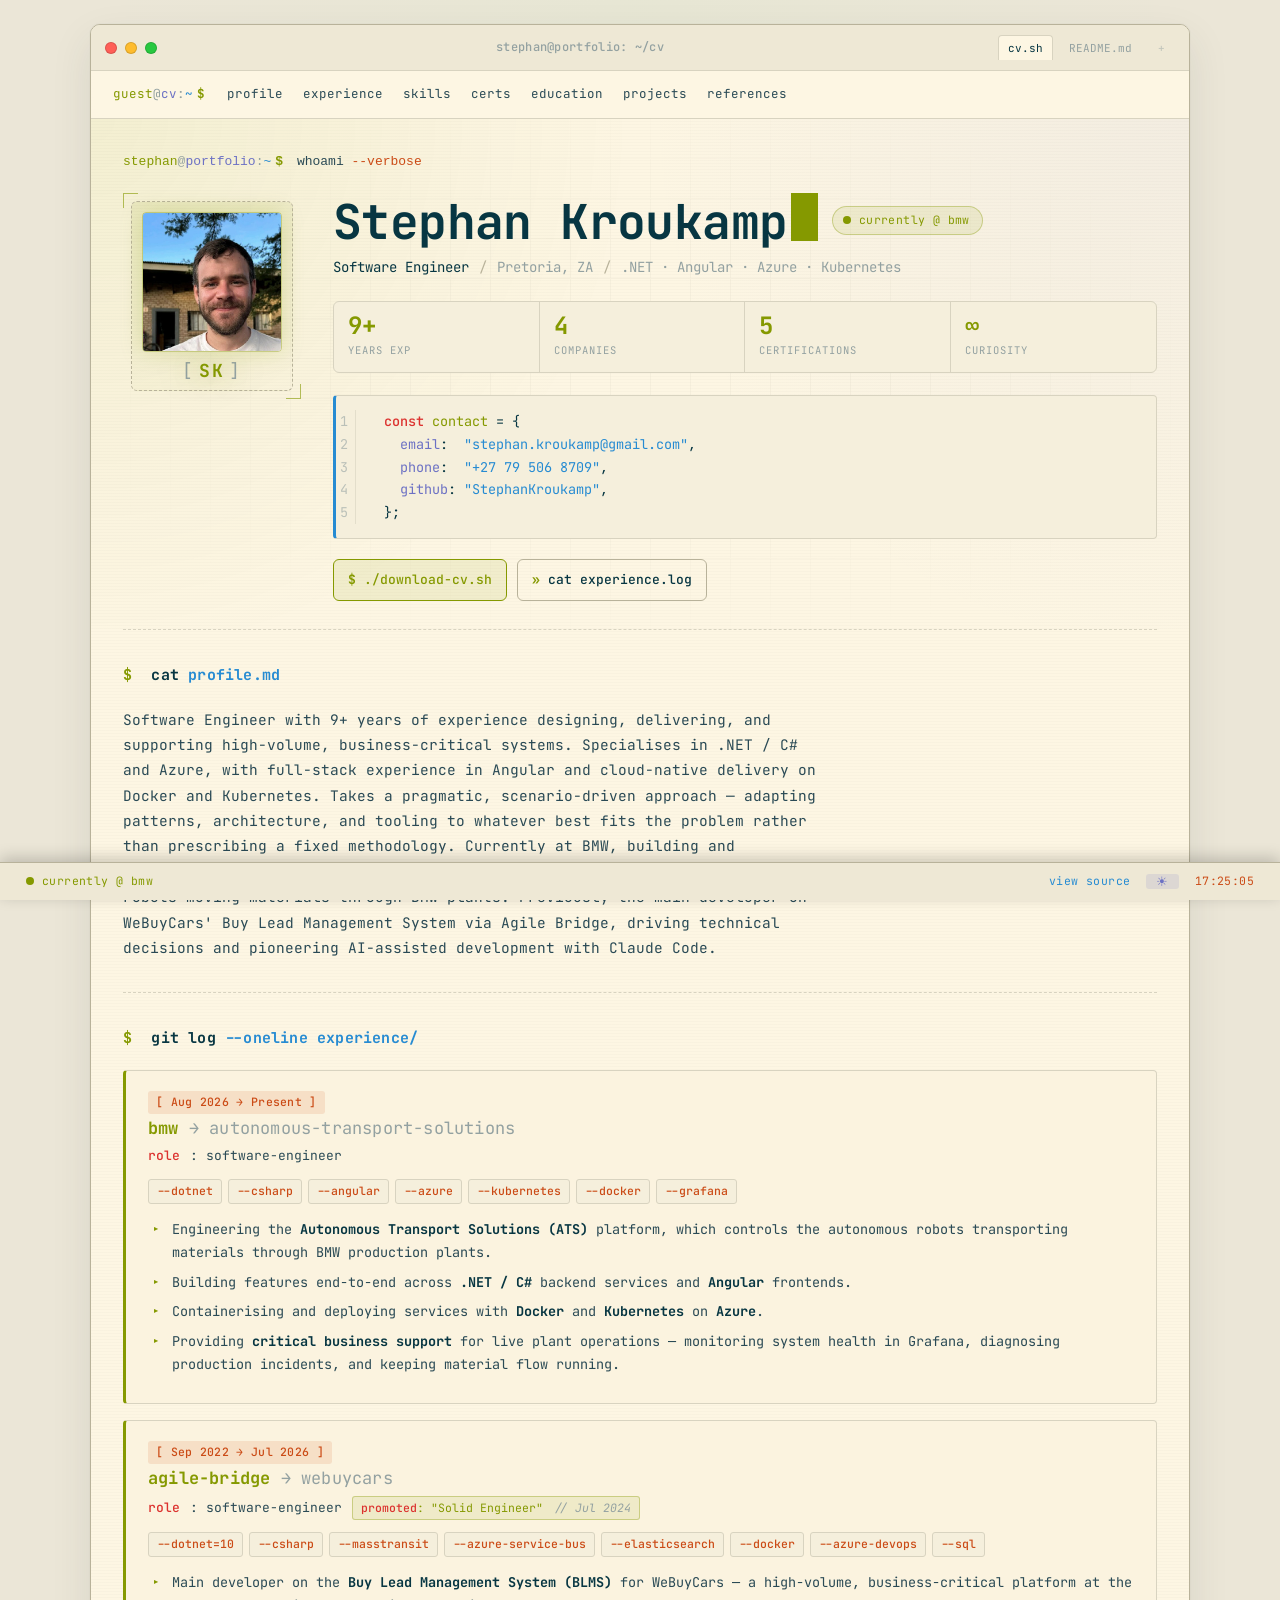
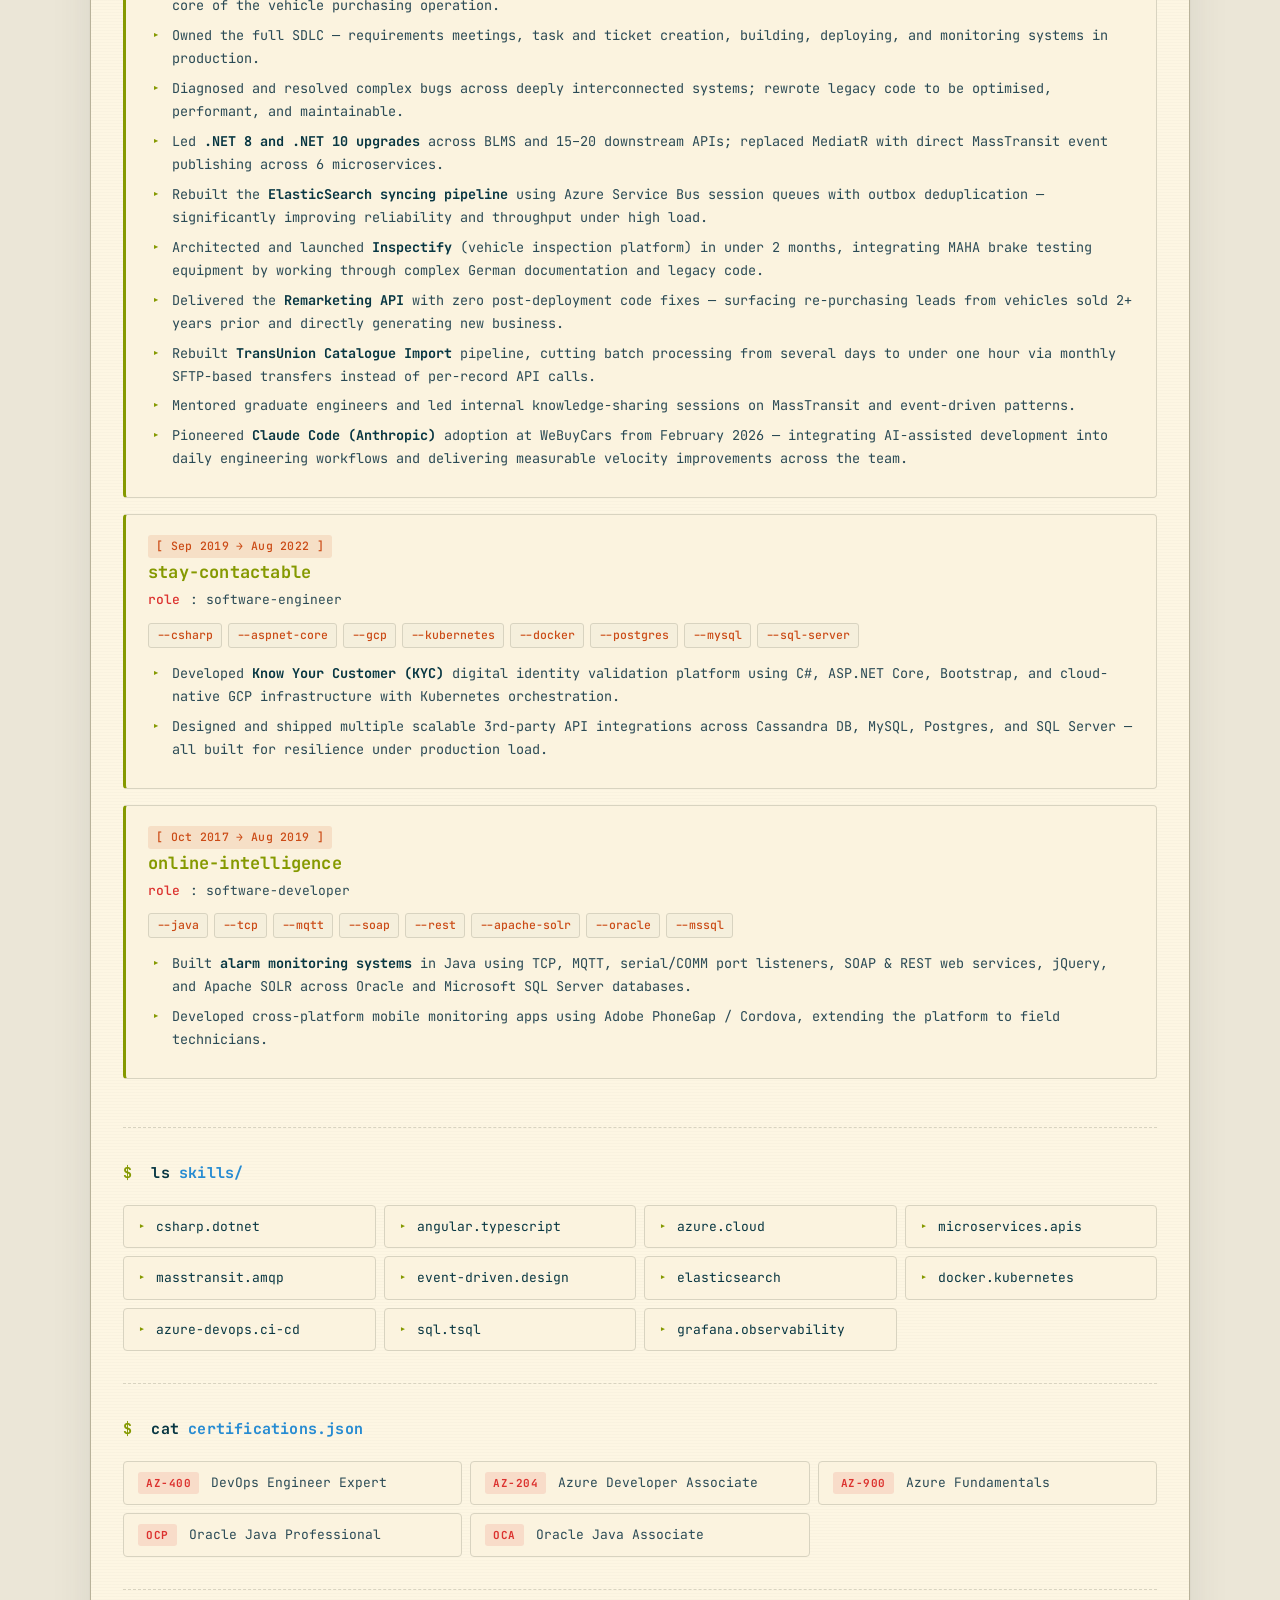
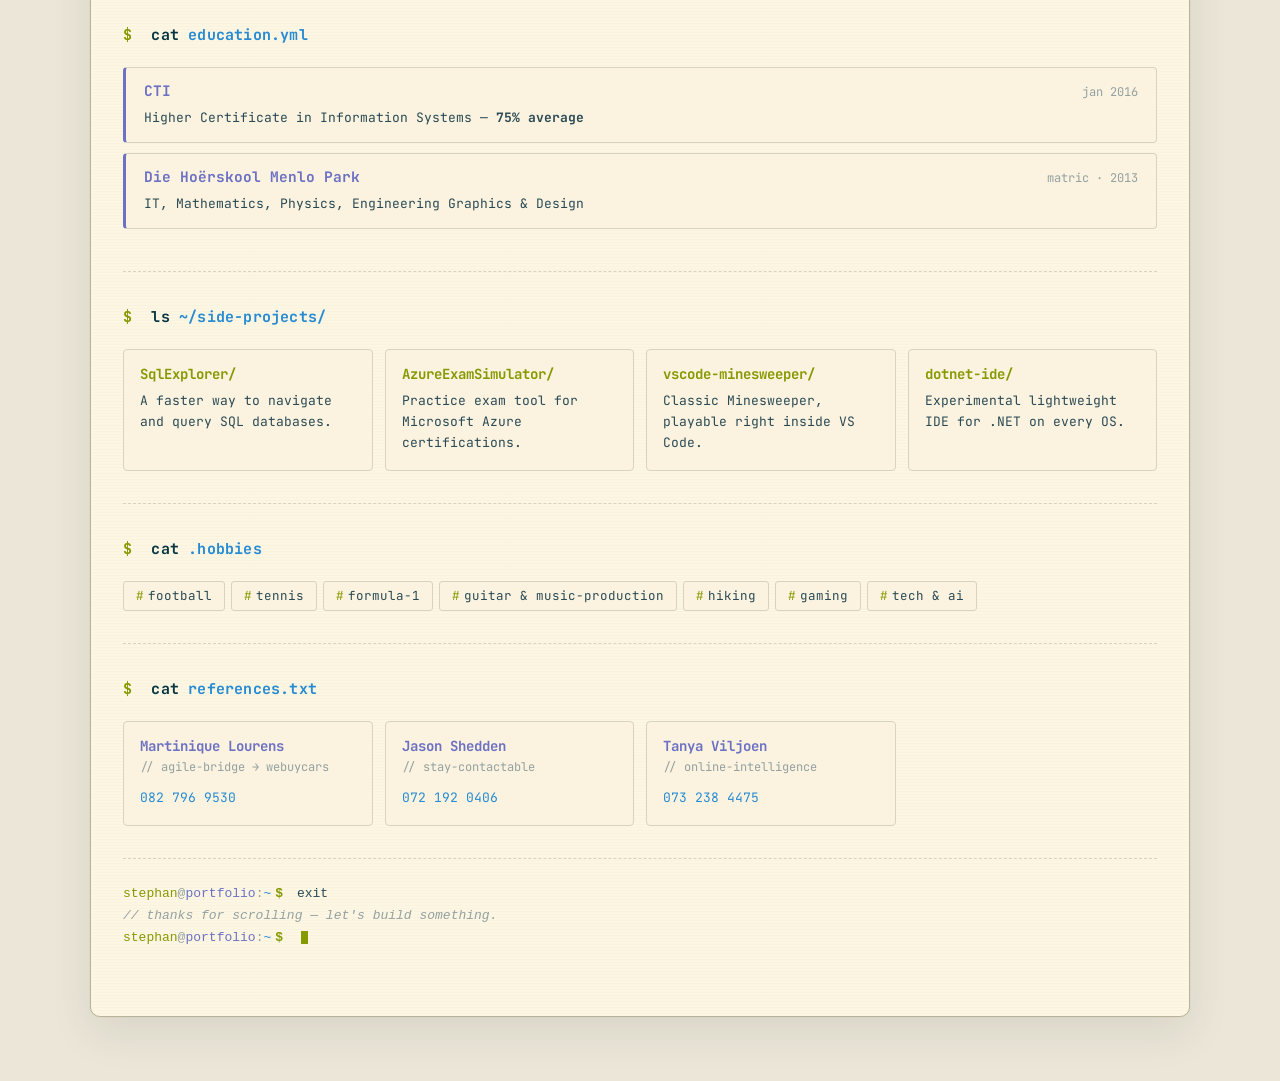
<file: index.html>
<!doctype html>
<html lang="en" data-theme="dark">
<head>
  <meta charset="utf-8" />
  <meta name="viewport" content="width=device-width, initial-scale=1" />
  <title>~/stephan-kroukamp.cv — Software Engineer</title>
  <meta name="description" content="Stephan Kroukamp — Software Engineer with 9+ years building high-volume, business-critical .NET / C# / Azure systems. Currently at BMW on Autonomous Transport Solutions." />
  <meta name="author" content="Stephan Kroukamp" />
  <meta property="og:title" content="Stephan Kroukamp — Software Engineer" />
  <meta property="og:description" content="9+ years of .NET / C# / Azure. Software Engineer at BMW — Autonomous Transport Solutions." />
  <meta property="og:type" content="website" />
  <link rel="icon" type="image/svg+xml" href="assets/favicon.svg" />
  <link rel="preconnect" href="https://fonts.googleapis.com" />
  <link rel="preconnect" href="https://fonts.gstatic.com" crossorigin />
  <link rel="stylesheet" href="https://fonts.googleapis.com/css2?family=JetBrains+Mono:ital,wght@0,400;0,500;0,700;1,400&display=swap" />
  <link rel="stylesheet" href="assets/styles.css" />
</head>
<body>
  <a class="skip-link" href="#profile">Skip to content</a>

  <div class="terminal">

    <div class="titlebar">
      <div class="traffic">
        <span class="dot red" aria-hidden="true"></span>
        <span class="dot amber" aria-hidden="true"></span>
        <span class="dot green" aria-hidden="true"></span>
      </div>
      <div class="title">stephan@portfolio: ~/cv</div>
      <div class="tabs" aria-hidden="true">
        <span class="tab active">cv.sh</span>
        <span class="tab">README.md</span>
        <span class="tab muted">+</span>
      </div>
    </div>

    <nav class="topnav" aria-label="Section navigation">
      <div class="nav-inner">
        <span class="prompt-mini"><span class="user">guest</span><span class="at">@</span><span class="host">cv</span><span class="colon">:</span><span class="path">~</span><span class="sigil">$</span></span>
        <ul class="nav-links">
          <li><a href="#profile">profile</a></li>
          <li><a href="#experience">experience</a></li>
          <li><a href="#skills">skills</a></li>
          <li><a href="#certifications">certs</a></li>
          <li><a href="#education">education</a></li>
          <li><a href="#projects">projects</a></li>
          <li><a href="#references">references</a></li>
        </ul>
      </div>
    </nav>

    <header class="hero">
      <pre class="cmdline" aria-hidden="true"><span class="cmd-prompt"><span class="user">stephan</span><span class="at">@</span><span class="host">portfolio</span><span class="colon">:</span><span class="path">~</span><span class="sigil">$</span></span> whoami <span class="flag">--verbose</span></pre>

      <div class="hero-grid">
        <div class="avatar-wrap">
          <div class="avatar avatar-card">
            <img class="avatar-photo" src="assets/me.jpg" alt="Stephan Kroukamp" width="160" height="160" loading="lazy" />
            <div class="avatar-label" aria-hidden="true"><span class="brackets">[</span>SK<span class="brackets">]</span></div>
          </div>
        </div>

        <div class="hero-text">
          <div class="hero-name-row">
            <h1>Stephan Kroukamp<span class="cursor" aria-hidden="true"></span></h1>
            <span class="status-pill">
              <span class="status-dot" aria-hidden="true"></span>
              currently @ bmw
            </span>
          </div>

          <p class="hero-title">
            Software Engineer
            <span class="hero-sep" aria-hidden="true">/</span>
            <span class="muted">Pretoria, ZA</span>
            <span class="hero-sep" aria-hidden="true">/</span>
            <span class="muted">.NET · Angular · Azure · Kubernetes</span>
          </p>

          <ul class="stats" aria-label="Quick stats">
            <li><span class="stat-num">9+</span> <span class="stat-label">years exp</span></li>
            <li><span class="stat-num">4</span> <span class="stat-label">companies</span></li>
            <li><span class="stat-num">5</span> <span class="stat-label">certifications</span></li>
            <li><span class="stat-num">∞</span> <span class="stat-label">curiosity</span></li>
          </ul>

          <pre class="code-block contact-block" aria-label="Contact"><span class="ln">1</span>  <span class="kw">const</span> <span class="fn">contact</span> = {
<span class="ln">2</span>    <span class="prop">email</span>:  <a class="str-link" href="mailto:stephan.kroukamp@gmail.com">"stephan.kroukamp@gmail.com"</a>,
<span class="ln">3</span>    <span class="prop">phone</span>:  <a class="str-link" href="tel:+27795068709">"+27 79 506 8709"</a>,
<span class="ln">4</span>    <span class="prop">github</span>: <a class="str-link" href="https://github.com/StephanKroukamp" target="_blank" rel="noopener">"StephanKroukamp"</a>,
<span class="ln">5</span>  };</pre>

          <div class="hero-actions">
            <a class="btn btn-primary" href="Stephan_Kroukamp_CV.pdf?v=2026-10b" download="Stephan_Kroukamp_CV.pdf">
              <span class="sigil">$</span> ./download-cv.sh
            </a>
            <a class="btn btn-ghost" href="#experience">
              <span class="sigil">»</span> cat experience.log
            </a>
          </div>
        </div>
      </div>
    </header>

    <main>

      <section id="profile" class="section">
        <h2><span class="sigil">$</span> cat <span class="filename">profile.md</span></h2>
        <p class="lead">
          Software Engineer with 9+ years of experience designing, delivering, and supporting high-volume,
          business-critical systems. Specialises in .NET / C# and Azure, with full-stack experience in Angular
          and cloud-native delivery on Docker and Kubernetes. Takes a pragmatic, scenario-driven approach —
          adapting patterns, architecture, and tooling to whatever best fits the problem rather than prescribing a
          fixed methodology. Currently at BMW, building and supporting Autonomous Transport Solutions, the
          platform that controls the robots moving materials through BMW plants. Previously the main developer
          on WeBuyCars' Buy Lead Management System via Agile Bridge, driving technical decisions and pioneering
          AI-assisted development with Claude Code.
        </p>
      </section>

      <section id="experience" class="section">
        <h2><span class="sigil">$</span> git log <span class="filename">--oneline experience/</span></h2>

        <article class="role">
          <header class="role-head">
            <div class="role-meta">
              <span class="commit">[ Aug 2026 → Present ]</span>
              <h3>bmw <span class="muted">→ autonomous-transport-solutions</span></h3>
              <p class="role-title"><span class="kw">role</span>: software-engineer</p>
            </div>
          </header>
          <ul class="tag-row" aria-label="Tech stack">
            <li>--dotnet</li><li>--csharp</li><li>--angular</li><li>--azure</li>
            <li>--kubernetes</li><li>--docker</li><li>--grafana</li>
          </ul>
          <ul class="bullets">
            <li>Engineering the <strong>Autonomous Transport Solutions (ATS)</strong> platform, which controls the autonomous robots transporting materials through BMW production plants.</li>
            <li>Building features end-to-end across <strong>.NET / C#</strong> backend services and <strong>Angular</strong> frontends.</li>
            <li>Containerising and deploying services with <strong>Docker</strong> and <strong>Kubernetes</strong> on <strong>Azure</strong>.</li>
            <li>Providing <strong>critical business support</strong> for live plant operations — monitoring system health in Grafana, diagnosing production incidents, and keeping material flow running.</li>
          </ul>
        </article>

        <article class="role">
          <header class="role-head">
            <div class="role-meta">
              <span class="commit">[ Sep 2022 → Jul 2026 ]</span>
              <h3>agile-bridge <span class="muted">→ webuycars</span></h3>
              <p class="role-title">
                <span class="kw">role</span>: software-engineer
                <span class="badge"><span class="kw">promoted</span>: "Solid Engineer" <span class="comment">// Jul 2024</span></span>
              </p>
            </div>
          </header>
          <ul class="tag-row" aria-label="Tech stack">
            <li>--dotnet=10</li><li>--csharp</li><li>--masstransit</li>
            <li>--azure-service-bus</li><li>--elasticsearch</li><li>--docker</li><li>--azure-devops</li><li>--sql</li>
          </ul>
          <ul class="bullets">
            <li>Main developer on the <strong>Buy Lead Management System (BLMS)</strong> for WeBuyCars — a high-volume, business-critical platform at the core of the vehicle purchasing operation.</li>
            <li>Owned the full SDLC — requirements meetings, task and ticket creation, building, deploying, and monitoring systems in production.</li>
            <li>Diagnosed and resolved complex bugs across deeply interconnected systems; rewrote legacy code to be optimised, performant, and maintainable.</li>
            <li>Led <strong>.NET 8 and .NET 10 upgrades</strong> across BLMS and 15–20 downstream APIs; replaced MediatR with direct MassTransit event publishing across 6 microservices.</li>
            <li>Rebuilt the <strong>ElasticSearch syncing pipeline</strong> using Azure Service Bus session queues with outbox deduplication — significantly improving reliability and throughput under high load.</li>
            <li>Architected and launched <strong>Inspectify</strong> (vehicle inspection platform) in under 2 months, integrating MAHA brake testing equipment by working through complex German documentation and legacy code.</li>
            <li>Delivered the <strong>Remarketing API</strong> with zero post-deployment code fixes — surfacing re-purchasing leads from vehicles sold 2+ years prior and directly generating new business.</li>
            <li>Rebuilt <strong>TransUnion Catalogue Import</strong> pipeline, cutting batch processing from several days to under one hour via monthly SFTP-based transfers instead of per-record API calls.</li>
            <li>Mentored graduate engineers and led internal knowledge-sharing sessions on MassTransit and event-driven patterns.</li>
            <li>Pioneered <strong>Claude Code (Anthropic)</strong> adoption at WeBuyCars from February 2026 — integrating AI-assisted development into daily engineering workflows and delivering measurable velocity improvements across the team.</li>
          </ul>
        </article>

        <article class="role">
          <header class="role-head">
            <div class="role-meta">
              <span class="commit">[ Sep 2019 → Aug 2022 ]</span>
              <h3>stay-contactable</h3>
              <p class="role-title"><span class="kw">role</span>: software-engineer</p>
            </div>
          </header>
          <ul class="tag-row" aria-label="Tech stack">
            <li>--csharp</li><li>--aspnet-core</li><li>--gcp</li><li>--kubernetes</li><li>--docker</li>
            <li>--postgres</li><li>--mysql</li><li>--sql-server</li>
          </ul>
          <ul class="bullets">
            <li>Developed <strong>Know Your Customer (KYC)</strong> digital identity validation platform using C#, ASP.NET Core, Bootstrap, and cloud-native GCP infrastructure with Kubernetes orchestration.</li>
            <li>Designed and shipped multiple scalable 3rd-party API integrations across Cassandra DB, MySQL, Postgres, and SQL Server — all built for resilience under production load.</li>
          </ul>
        </article>

        <article class="role">
          <header class="role-head">
            <div class="role-meta">
              <span class="commit">[ Oct 2017 → Aug 2019 ]</span>
              <h3>online-intelligence</h3>
              <p class="role-title"><span class="kw">role</span>: software-developer</p>
            </div>
          </header>
          <ul class="tag-row" aria-label="Tech stack">
            <li>--java</li><li>--tcp</li><li>--mqtt</li><li>--soap</li><li>--rest</li><li>--apache-solr</li>
            <li>--oracle</li><li>--mssql</li>
          </ul>
          <ul class="bullets">
            <li>Built <strong>alarm monitoring systems</strong> in Java using TCP, MQTT, serial/COMM port listeners, SOAP &amp; REST web services, jQuery, and Apache SOLR across Oracle and Microsoft SQL Server databases.</li>
            <li>Developed cross-platform mobile monitoring apps using Adobe PhoneGap / Cordova, extending the platform to field technicians.</li>
          </ul>
        </article>
      </section>

      <section id="skills" class="section">
        <h2><span class="sigil">$</span> ls <span class="filename">skills/</span></h2>
        <ul class="skills-grid">
          <li><span class="bullet">▸</span> csharp.dotnet</li>
          <li><span class="bullet">▸</span> angular.typescript</li>
          <li><span class="bullet">▸</span> azure.cloud</li>
          <li><span class="bullet">▸</span> microservices.apis</li>
          <li><span class="bullet">▸</span> masstransit.amqp</li>
          <li><span class="bullet">▸</span> event-driven.design</li>
          <li><span class="bullet">▸</span> elasticsearch</li>
          <li><span class="bullet">▸</span> docker.kubernetes</li>
          <li><span class="bullet">▸</span> azure-devops.ci-cd</li>
          <li><span class="bullet">▸</span> sql.tsql</li>
          <li><span class="bullet">▸</span> grafana.observability</li>
        </ul>
      </section>

      <section id="certifications" class="section">
        <h2><span class="sigil">$</span> cat <span class="filename">certifications.json</span></h2>
        <ul class="cert-list">
          <li>
            <a class="cert-link" href="https://learn.microsoft.com/en-us/users/StephanKroukamp-9397/credentials/C8C8BB4518F7DECD?ref=https%3a%2f%2fwww.credly.com%2f" target="_blank" rel="noopener">
              <span class="cert-code">AZ-400</span>
              <span class="cert-name">DevOps Engineer Expert</span>
              <span class="cert-ext" aria-hidden="true">↗</span>
            </a>
          </li>
          <li>
            <a class="cert-link" href="https://learn.microsoft.com/en-us/users/stephankroukamp-9397/credentials/4bd8d421b57ac3ff?ref=https%3A%2F%2Fwww.credly.com%2F" target="_blank" rel="noopener">
              <span class="cert-code">AZ-204</span>
              <span class="cert-name">Azure Developer Associate</span>
              <span class="cert-ext" aria-hidden="true">↗</span>
            </a>
          </li>
          <li>
            <a class="cert-link" href="https://www.credly.com/badges/8487f610-0285-4b86-8210-7f728818edf8" target="_blank" rel="noopener">
              <span class="cert-code">AZ-900</span>
              <span class="cert-name">Azure Fundamentals</span>
              <span class="cert-ext" aria-hidden="true">↗</span>
            </a>
          </li>
          <li>
            <a class="cert-link" href="https://www.credly.com/badges/b1a80ace-7dd8-4055-9c03-543799fed108/public_url" target="_blank" rel="noopener">
              <span class="cert-code">OCP</span>
              <span class="cert-name">Oracle Java Professional</span>
              <span class="cert-ext" aria-hidden="true">↗</span>
            </a>
          </li>
          <li>
            <a class="cert-link" href="https://www.credly.com/badges/2c44fe47-83ac-4e12-922b-7ab4002c9398/public_url" target="_blank" rel="noopener">
              <span class="cert-code">OCA</span>
              <span class="cert-name">Oracle Java Associate</span>
              <span class="cert-ext" aria-hidden="true">↗</span>
            </a>
          </li>
        </ul>
      </section>

      <section id="education" class="section">
        <h2><span class="sigil">$</span> cat <span class="filename">education.yml</span></h2>
        <article class="edu">
          <header>
            <h3>CTI</h3>
            <span class="role-when">jan 2016</span>
          </header>
          <p>Higher Certificate in Information Systems — <strong>75% average</strong></p>
        </article>
        <article class="edu">
          <header>
            <h3>Die Hoërskool Menlo Park</h3>
            <span class="role-when">matric · 2013</span>
          </header>
          <p>IT, Mathematics, Physics, Engineering Graphics &amp; Design</p>
        </article>
      </section>

      <section id="projects" class="section">
        <h2><span class="sigil">$</span> ls <span class="filename">~/side-projects/</span></h2>
        <ul class="projects-grid">
          <li>
            <h3>SqlExplorer/</h3>
            <p>A faster way to navigate and query SQL databases.</p>
          </li>
          <li>
            <h3>AzureExamSimulator/</h3>
            <p>Practice exam tool for Microsoft Azure certifications.</p>
          </li>
          <li>
            <h3>vscode-minesweeper/</h3>
            <p>Classic Minesweeper, playable right inside VS Code.</p>
          </li>
          <li>
            <h3>dotnet-ide/</h3>
            <p>Experimental lightweight IDE for .NET on every OS.</p>
          </li>
        </ul>
      </section>

      <section id="interests" class="section">
        <h2><span class="sigil">$</span> cat <span class="filename">.hobbies</span></h2>
        <ul class="interests">
          <li>football</li>
          <li>tennis</li>
          <li>formula-1</li>
          <li>guitar &amp; music-production</li>
          <li>hiking</li>
          <li>gaming</li>
          <li>tech &amp; ai</li>
        </ul>
      </section>

      <section id="references" class="section">
        <h2><span class="sigil">$</span> cat <span class="filename">references.txt</span></h2>
        <ul class="ref-list">
          <li>
            <h3>Martinique Lourens</h3>
            <p class="muted">// agile-bridge → webuycars</p>
            <a href="tel:+27827969530">082 796 9530</a>
          </li>
          <li>
            <h3>Jason Shedden</h3>
            <p class="muted">// stay-contactable</p>
            <a href="tel:+27721920406">072 192 0406</a>
          </li>
          <li>
            <h3>Tanya Viljoen</h3>
            <p class="muted">// online-intelligence</p>
            <a href="tel:+27732384475">073 238 4475</a>
          </li>
        </ul>
      </section>

      <section class="section eof" aria-hidden="true">
        <pre class="cmdline">
<span class="cmd-prompt"><span class="user">stephan</span><span class="at">@</span><span class="host">portfolio</span><span class="colon">:</span><span class="path">~</span><span class="sigil">$</span></span> exit
<span class="comment">// thanks for scrolling — let's build something.</span>
<span class="cmd-prompt"><span class="user">stephan</span><span class="at">@</span><span class="host">portfolio</span><span class="colon">:</span><span class="path">~</span><span class="sigil">$</span></span> <span class="cursor inline" aria-hidden="true"></span>
</pre>
      </section>

    </main>

  </div>

  <footer class="statusbar" aria-label="Status bar">
    <div class="sb-left">
      <span class="sb-chip availability">
        <span class="status-dot" aria-hidden="true"></span>
        currently @ bmw
      </span>
    </div>
    <div class="sb-right">
      <a class="sb-chip sb-link" href="https://github.com/StephanKroukamp/portfolio" target="_blank" rel="noopener">view source</a>
      <button
        id="theme-toggle"
        class="sb-chip theme-toggle"
        type="button"
        aria-label="Toggle dark / light theme"
        title="Toggle theme"
      ><span id="theme-icon">☾</span></button>
      <span class="sb-chip sb-clock" id="sb-clock">--:--</span>
    </div>
  </footer>

  <div id="toast" class="toast" role="status" aria-live="polite"></div>

  <script src="assets/script.js" defer></script>
</body>
</html>
</file>
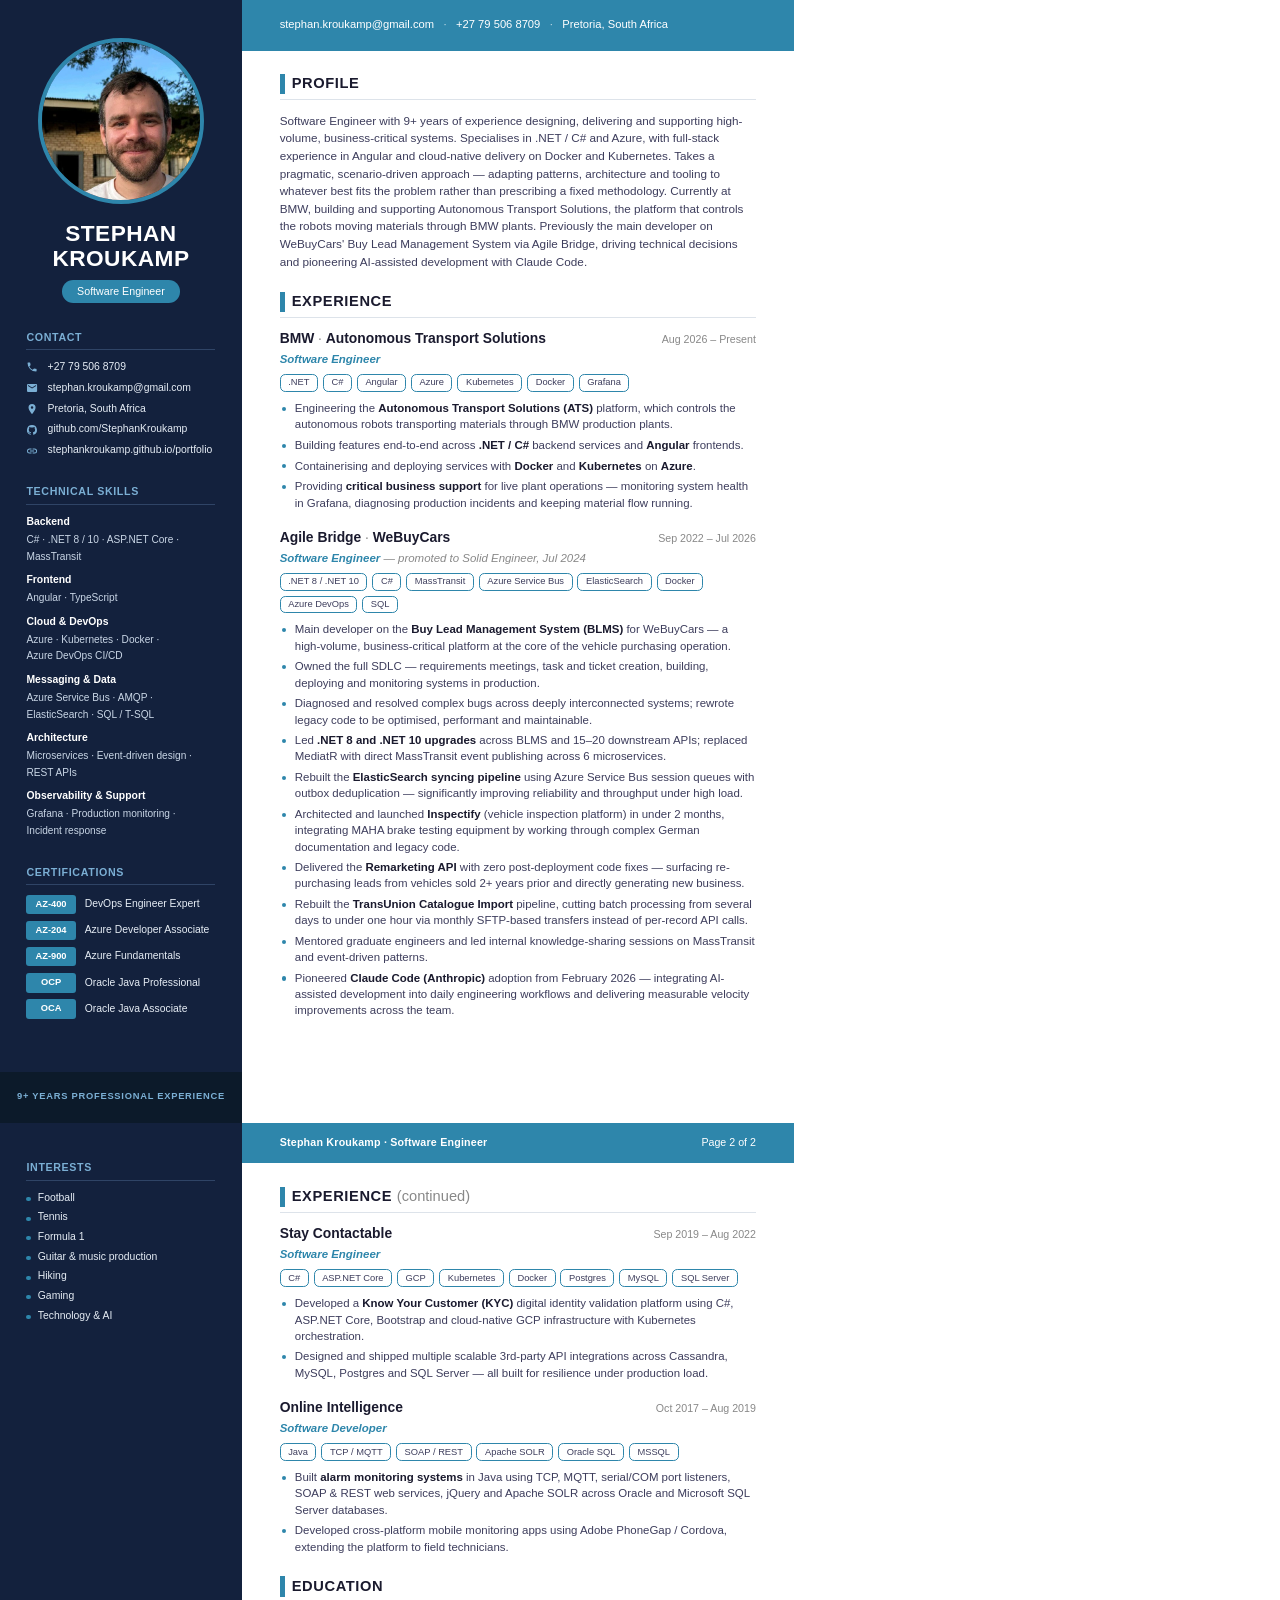
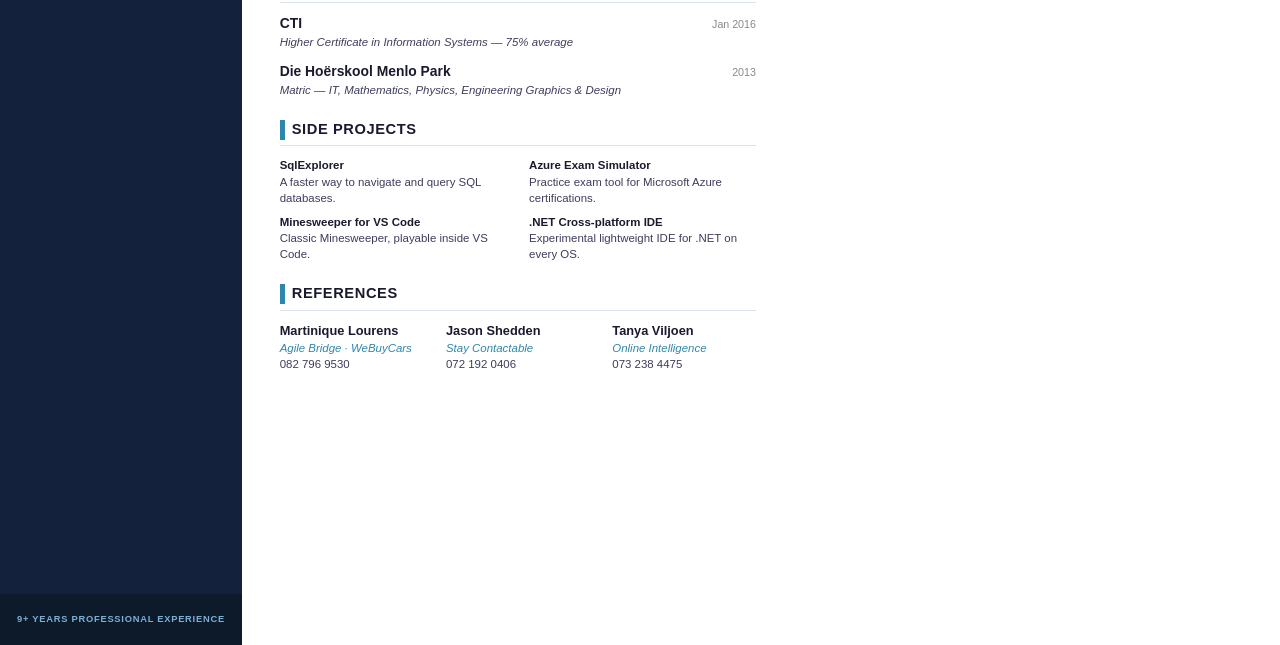
<file: cv/cv.html>
<!doctype html>
<html lang="en">
<head>
<meta charset="utf-8" />
<title>Stephan Kroukamp — CV</title>
<!--
  Source for ../Stephan_Kroukamp_CV.pdf — rebuild with ./build.sh (headless Chrome, A4, 2 pages).
-->
<style>
  @page { size: A4; margin: 0; }
  :root {
    --navy: #13213d;
    --navy-deep: #0c1a2a;
    --accent: #2e86ab;
    --accent-soft: #7bafd4;
    --ink: #1a1a2e;
    --text: #3d3d5c;
    --muted: #888;
    --rule: #dde3ea;
    --side-w: 64mm;
  }
  * { box-sizing: border-box; margin: 0; padding: 0; }
  html, body { background: #fff; }
  body {
    font-family: "Helvetica Neue", Helvetica, Arial, sans-serif;
    color: var(--text);
    font-size: 8.6pt;
    line-height: 1.42;
    -webkit-print-color-adjust: exact;
    print-color-adjust: exact;
  }

  .page {
    width: 210mm;
    height: 297mm;
    display: grid;
    grid-template-columns: var(--side-w) 1fr;
    overflow: hidden;
    page-break-after: always;
    break-after: page;
  }
  .page:last-child { page-break-after: auto; break-after: auto; }

  /* ---------- Sidebar ---------- */
  .side {
    background: var(--navy);
    color: #e6edf5;
    display: flex;
    flex-direction: column;
  }
  .side-inner { padding: 10mm 7mm 0; flex: 1; }
  .side-foot {
    background: var(--navy-deep);
    color: var(--accent-soft);
    font-weight: 700;
    font-size: 7pt;
    letter-spacing: .08em;
    text-align: center;
    padding: 5mm 4mm;
    text-transform: uppercase;
  }

  .photo {
    width: 44mm; height: 44mm;
    border-radius: 50%;
    border: 1.2mm solid var(--accent);
    overflow: hidden;
    margin: 0 auto 4.5mm;
  }
  .photo img { width: 100%; height: 100%; object-fit: cover; display: block; }

  .name {
    color: #fff;
    font-size: 17pt;
    font-weight: 700;
    line-height: 1.1;
    text-align: center;
    letter-spacing: .02em;
    text-transform: uppercase;
  }
  .pill {
    display: block;
    width: max-content;
    margin: 2.5mm auto 0;
    background: var(--accent);
    color: #fff;
    font-size: 8pt;
    padding: 1mm 4mm;
    border-radius: 3mm;
  }

  .side h2 {
    color: var(--accent-soft);
    font-size: 8pt;
    font-weight: 700;
    letter-spacing: .06em;
    text-transform: uppercase;
    border-bottom: .3mm solid #2f4466;
    padding-bottom: 1.2mm;
    margin: 7mm 0 2.6mm;
  }

  .contact { list-style: none; }
  .contact li {
    display: flex; align-items: center; gap: 2.4mm;
    font-size: 7.8pt;
    margin-bottom: 1.6mm;
    word-break: break-word;
  }
  .contact svg { width: 3.2mm; height: 3.2mm; flex: none; fill: var(--accent-soft); }
  .contact a { color: #e6edf5; text-decoration: none; }

  .skills { list-style: none; }
  .skills li { margin-bottom: 2.4mm; }
  .skills .k {
    display: block;
    color: #fff;
    font-weight: 700;
    font-size: 7.8pt;
    margin-bottom: .4mm;
  }
  .skills .v { font-size: 7.6pt; color: #c9d6e6; }
  .skills .v span { white-space: nowrap; }

  .certs { list-style: none; }
  .certs li { display: flex; align-items: center; gap: 2.4mm; margin-bottom: 1.8mm; font-size: 7.8pt; }
  .certs .code {
    flex: none;
    width: 13mm;
    text-align: center;
    background: var(--accent);
    color: #fff;
    font-weight: 700;
    font-size: 7pt;
    padding: .8mm 0;
    border-radius: .8mm;
  }

  .interests { list-style: none; }
  .interests li { font-size: 7.8pt; margin-bottom: 1.3mm; padding-left: 3mm; position: relative; }
  .interests li::before {
    content: ""; position: absolute; left: 0; top: 1.6mm;
    width: 1.1mm; height: 1.1mm; border-radius: 50%; background: var(--accent);
  }

  /* ---------- Main column ---------- */
  .main { display: flex; flex-direction: column; }
  .band {
    background: var(--accent);
    color: #fff;
    font-size: 8.4pt;
    padding: 4.6mm 10mm;
    display: flex; gap: 2.5mm; flex-wrap: wrap; align-items: center;
  }
  .band a { color: #fff; text-decoration: none; }
  .band .dot { opacity: .7; }
  .band.slim { justify-content: space-between; font-size: 8pt; padding: 3.4mm 10mm; }
  .band.slim strong { font-weight: 700; letter-spacing: .02em; }

  .content { padding: 6mm 10mm 8mm; flex: 1; }

  .content h2 {
    color: var(--ink);
    font-size: 11pt;
    font-weight: 700;
    letter-spacing: .04em;
    text-transform: uppercase;
    border-bottom: .3mm solid var(--rule);
    padding: 0 0 1.4mm 3.2mm;
    margin: 5.5mm 0 3mm;
    position: relative;
  }
  .content h2::before {
    content: ""; position: absolute; left: 0; top: .2mm; bottom: 1.4mm;
    width: 1.3mm; background: var(--accent);
  }
  .content > h2:first-child { margin-top: 0; }

  .lead { font-size: 8.8pt; line-height: 1.5; }

  .role { margin-bottom: 4.6mm; break-inside: avoid; }
  .role-head { display: flex; justify-content: space-between; align-items: baseline; gap: 4mm; }
  .role-head h3 { color: var(--ink); font-size: 10.4pt; font-weight: 700; }
  .role-head h3 .sep { color: var(--muted); font-weight: 400; margin: 0 1mm; }
  .when { color: var(--muted); font-size: 8pt; white-space: nowrap; }
  .title {
    color: var(--accent);
    font-weight: 700;
    font-style: italic;
    font-size: 8.6pt;
    margin: .6mm 0 1.8mm;
  }
  .title .promo { color: var(--muted); font-weight: 400; }

  .chips { list-style: none; display: flex; flex-wrap: wrap; gap: 1.3mm; margin-bottom: 2.2mm; }
  .chips li {
    font-size: 7pt;
    color: var(--text);
    border: .25mm solid var(--accent);
    border-radius: 1.4mm;
    padding: .3mm 2mm;
  }

  .bullets { list-style: none; }
  .bullets li { position: relative; padding-left: 4mm; margin-bottom: 1.15mm; }
  .bullets li::before {
    content: ""; position: absolute; left: .6mm; top: 1.75mm;
    width: 1.1mm; height: 1.1mm; border-radius: 50%; background: var(--accent);
  }
  .bullets strong { color: var(--ink); }

  .edu { margin-bottom: 3.2mm; }
  .edu .sub { font-style: italic; }

  .projects { list-style: none; display: grid; grid-template-columns: 1fr 1fr; gap: 2mm 6mm; }
  .projects strong { color: var(--ink); display: block; }

  .refs { display: grid; grid-template-columns: repeat(3, 1fr); gap: 6mm; }
  .refs h3 { color: var(--ink); font-size: 9.6pt; }
  .refs .org { color: var(--accent); font-style: italic; }
</style>
</head>
<body>

<!-- ======================= PAGE 1 ======================= -->
<section class="page">
  <aside class="side">
    <div class="side-inner">
      <div class="photo"><img src="../assets/me.jpg" alt="Stephan Kroukamp" /></div>
      <div class="name">Stephan<br />Kroukamp</div>
      <span class="pill">Software Engineer</span>

      <h2>Contact</h2>
      <ul class="contact">
        <li><svg viewBox="0 0 24 24"><path d="M6.6 10.8a15.1 15.1 0 0 0 6.6 6.6l2.2-2.2c.3-.3.7-.4 1-.2 1.1.4 2.3.6 3.6.6.6 0 1 .4 1 1V20c0 .6-.4 1-1 1A17 17 0 0 1 3 4c0-.6.4-1 1-1h3.5c.6 0 1 .4 1 1 0 1.3.2 2.5.6 3.6.1.3 0 .7-.2 1l-2.3 2.2z"/></svg><a href="tel:+27795068709">+27 79 506 8709</a></li>
        <li><svg viewBox="0 0 24 24"><path d="M20 4H4a2 2 0 0 0-2 2v12a2 2 0 0 0 2 2h16a2 2 0 0 0 2-2V6a2 2 0 0 0-2-2zm0 4-8 5-8-5V6l8 5 8-5v2z"/></svg><a href="mailto:stephan.kroukamp@gmail.com">stephan.kroukamp@gmail.com</a></li>
        <li><svg viewBox="0 0 24 24"><path d="M12 2a7 7 0 0 0-7 7c0 5.2 7 13 7 13s7-7.8 7-13a7 7 0 0 0-7-7zm0 9.5A2.5 2.5 0 1 1 12 6.5a2.5 2.5 0 0 1 0 5z"/></svg>Pretoria, South Africa</li>
        <li><svg viewBox="0 0 24 24"><path d="M12 2a10 10 0 0 0-3.2 19.5c.5.1.7-.2.7-.5v-1.7c-2.8.6-3.4-1.3-3.4-1.3-.4-1.2-1.1-1.5-1.1-1.5-.9-.6.1-.6.1-.6 1 .1 1.5 1 1.5 1 .9 1.6 2.4 1.1 2.9.8.1-.7.4-1.1.6-1.3-2.2-.3-4.6-1.1-4.6-5 0-1.1.4-2 1-2.7-.1-.3-.4-1.3.1-2.6 0 0 .8-.3 2.7 1a9.4 9.4 0 0 1 5 0c1.9-1.3 2.7-1 2.7-1 .5 1.4.2 2.4.1 2.6.6.7 1 1.6 1 2.7 0 3.9-2.3 4.7-4.6 5 .4.3.7.9.7 1.9V21c0 .3.2.6.7.5A10 10 0 0 0 12 2z"/></svg><a href="https://github.com/StephanKroukamp">github.com/StephanKroukamp</a></li>
        <li><svg viewBox="0 0 24 24"><path d="M3.9 12a3.1 3.1 0 0 1 3.1-3.1h4V7H7a5 5 0 0 0 0 10h4v-1.9H7A3.1 3.1 0 0 1 3.9 12zM8 13h8v-2H8v2zm9-6h-4v1.9h4a3.1 3.1 0 0 1 0 6.2h-4V17h4a5 5 0 0 0 0-10z"/></svg><a href="https://stephankroukamp.github.io/portfolio/">stephankroukamp.github.io/portfolio</a></li>
      </ul>

      <h2>Technical Skills</h2>
      <ul class="skills">
        <li><span class="k">Backend</span><span class="v"><span>C#</span> · <span>.NET 8 / 10</span> · <span>ASP.NET Core</span> · <span>MassTransit</span></span></li>
        <li><span class="k">Frontend</span><span class="v"><span>Angular</span> · <span>TypeScript</span></span></li>
        <li><span class="k">Cloud &amp; DevOps</span><span class="v"><span>Azure</span> · <span>Kubernetes</span> · <span>Docker</span> · <span>Azure DevOps CI/CD</span></span></li>
        <li><span class="k">Messaging &amp; Data</span><span class="v"><span>Azure Service Bus</span> · <span>AMQP</span> · <span>ElasticSearch</span> · <span>SQL / T-SQL</span></span></li>
        <li><span class="k">Architecture</span><span class="v"><span>Microservices</span> · <span>Event-driven design</span> · <span>REST APIs</span></span></li>
        <li><span class="k">Observability &amp; Support</span><span class="v"><span>Grafana</span> · <span>Production monitoring</span> · <span>Incident response</span></span></li>
      </ul>

      <h2>Certifications</h2>
      <ul class="certs">
        <li><span class="code">AZ-400</span>DevOps Engineer Expert</li>
        <li><span class="code">AZ-204</span>Azure Developer Associate</li>
        <li><span class="code">AZ-900</span>Azure Fundamentals</li>
        <li><span class="code">OCP</span>Oracle Java Professional</li>
        <li><span class="code">OCA</span>Oracle Java Associate</li>
      </ul>
    </div>
    <div class="side-foot">9+ years professional experience</div>
  </aside>

  <div class="main">
    <div class="band">
      <a href="mailto:stephan.kroukamp@gmail.com">stephan.kroukamp@gmail.com</a><span class="dot">·</span>
      <a href="tel:+27795068709">+27 79 506 8709</a><span class="dot">·</span>
      <span>Pretoria, South Africa</span>
    </div>

    <div class="content">
      <h2>Profile</h2>
      <p class="lead">
        Software Engineer with 9+ years of experience designing, delivering and supporting high-volume,
        business-critical systems. Specialises in .NET / C# and Azure, with full-stack experience in Angular
        and cloud-native delivery on Docker and Kubernetes. Takes a pragmatic, scenario-driven approach —
        adapting patterns, architecture and tooling to whatever best fits the problem rather than prescribing a
        fixed methodology. Currently at BMW, building and supporting Autonomous Transport Solutions, the
        platform that controls the robots moving materials through BMW plants. Previously the main developer
        on WeBuyCars' Buy Lead Management System via Agile Bridge, driving technical decisions and pioneering
        AI-assisted development with Claude Code.
      </p>

      <h2>Experience</h2>

      <article class="role">
        <div class="role-head">
          <h3>BMW<span class="sep">·</span>Autonomous Transport Solutions</h3>
          <span class="when">Aug 2026 – Present</span>
        </div>
        <p class="title">Software Engineer</p>
        <ul class="chips">
          <li>.NET</li><li>C#</li><li>Angular</li><li>Azure</li><li>Kubernetes</li><li>Docker</li><li>Grafana</li>
        </ul>
        <ul class="bullets">
          <li>Engineering the <strong>Autonomous Transport Solutions (ATS)</strong> platform, which controls the autonomous robots transporting materials through BMW production plants.</li>
          <li>Building features end-to-end across <strong>.NET / C#</strong> backend services and <strong>Angular</strong> frontends.</li>
          <li>Containerising and deploying services with <strong>Docker</strong> and <strong>Kubernetes</strong> on <strong>Azure</strong>.</li>
          <li>Providing <strong>critical business support</strong> for live plant operations — monitoring system health in Grafana, diagnosing production incidents and keeping material flow running.</li>
        </ul>
      </article>

      <article class="role">
        <div class="role-head">
          <h3>Agile Bridge<span class="sep">·</span>WeBuyCars</h3>
          <span class="when">Sep 2022 – Jul 2026</span>
        </div>
        <p class="title">Software Engineer <span class="promo">— promoted to Solid Engineer, Jul 2024</span></p>
        <ul class="chips">
          <li>.NET 8 / .NET 10</li><li>C#</li><li>MassTransit</li><li>Azure Service Bus</li>
          <li>ElasticSearch</li><li>Docker</li><li>Azure DevOps</li><li>SQL</li>
        </ul>
        <ul class="bullets">
          <li>Main developer on the <strong>Buy Lead Management System (BLMS)</strong> for WeBuyCars — a high-volume, business-critical platform at the core of the vehicle purchasing operation.</li>
          <li>Owned the full SDLC — requirements meetings, task and ticket creation, building, deploying and monitoring systems in production.</li>
          <li>Diagnosed and resolved complex bugs across deeply interconnected systems; rewrote legacy code to be optimised, performant and maintainable.</li>
          <li>Led <strong>.NET 8 and .NET 10 upgrades</strong> across BLMS and 15–20 downstream APIs; replaced MediatR with direct MassTransit event publishing across 6 microservices.</li>
          <li>Rebuilt the <strong>ElasticSearch syncing pipeline</strong> using Azure Service Bus session queues with outbox deduplication — significantly improving reliability and throughput under high load.</li>
          <li>Architected and launched <strong>Inspectify</strong> (vehicle inspection platform) in under 2 months, integrating MAHA brake testing equipment by working through complex German documentation and legacy code.</li>
          <li>Delivered the <strong>Remarketing API</strong> with zero post-deployment code fixes — surfacing re-purchasing leads from vehicles sold 2+ years prior and directly generating new business.</li>
          <li>Rebuilt the <strong>TransUnion Catalogue Import</strong> pipeline, cutting batch processing from several days to under one hour via monthly SFTP-based transfers instead of per-record API calls.</li>
          <li>Mentored graduate engineers and led internal knowledge-sharing sessions on MassTransit and event-driven patterns.</li>
          <li>Pioneered <strong>Claude Code (Anthropic)</strong> adoption from February 2026 — integrating AI-assisted development into daily engineering workflows and delivering measurable velocity improvements across the team.</li>
        </ul>
      </article>
    </div>
  </div>
</section>

<!-- ======================= PAGE 2 ======================= -->
<section class="page">
  <aside class="side">
    <div class="side-inner">
      <h2 style="margin-top:0">Interests</h2>
      <ul class="interests">
        <li>Football</li>
        <li>Tennis</li>
        <li>Formula 1</li>
        <li>Guitar &amp; music production</li>
        <li>Hiking</li>
        <li>Gaming</li>
        <li>Technology &amp; AI</li>
      </ul>
    </div>
    <div class="side-foot">9+ years professional experience</div>
  </aside>

  <div class="main">
    <div class="band slim">
      <strong>Stephan Kroukamp · Software Engineer</strong>
      <span>Page 2 of 2</span>
    </div>

    <div class="content">
      <h2>Experience <span style="color:var(--muted);font-weight:400;text-transform:none;letter-spacing:0">(continued)</span></h2>

      <article class="role">
        <div class="role-head">
          <h3>Stay Contactable</h3>
          <span class="when">Sep 2019 – Aug 2022</span>
        </div>
        <p class="title">Software Engineer</p>
        <ul class="chips">
          <li>C#</li><li>ASP.NET Core</li><li>GCP</li><li>Kubernetes</li><li>Docker</li>
          <li>Postgres</li><li>MySQL</li><li>SQL Server</li>
        </ul>
        <ul class="bullets">
          <li>Developed a <strong>Know Your Customer (KYC)</strong> digital identity validation platform using C#, ASP.NET Core, Bootstrap and cloud-native GCP infrastructure with Kubernetes orchestration.</li>
          <li>Designed and shipped multiple scalable 3rd-party API integrations across Cassandra, MySQL, Postgres and SQL Server — all built for resilience under production load.</li>
        </ul>
      </article>

      <article class="role">
        <div class="role-head">
          <h3>Online Intelligence</h3>
          <span class="when">Oct 2017 – Aug 2019</span>
        </div>
        <p class="title">Software Developer</p>
        <ul class="chips">
          <li>Java</li><li>TCP / MQTT</li><li>SOAP / REST</li><li>Apache SOLR</li><li>Oracle SQL</li><li>MSSQL</li>
        </ul>
        <ul class="bullets">
          <li>Built <strong>alarm monitoring systems</strong> in Java using TCP, MQTT, serial/COM port listeners, SOAP &amp; REST web services, jQuery and Apache SOLR across Oracle and Microsoft SQL Server databases.</li>
          <li>Developed cross-platform mobile monitoring apps using Adobe PhoneGap / Cordova, extending the platform to field technicians.</li>
        </ul>
      </article>

      <h2>Education</h2>
      <div class="edu">
        <div class="role-head"><h3>CTI</h3><span class="when">Jan 2016</span></div>
        <p class="sub">Higher Certificate in Information Systems — 75% average</p>
      </div>
      <div class="edu">
        <div class="role-head"><h3>Die Hoërskool Menlo Park</h3><span class="when">2013</span></div>
        <p class="sub">Matric — IT, Mathematics, Physics, Engineering Graphics &amp; Design</p>
      </div>

      <h2>Side Projects</h2>
      <ul class="projects">
        <li><strong>SqlExplorer</strong>A faster way to navigate and query SQL databases.</li>
        <li><strong>Azure Exam Simulator</strong>Practice exam tool for Microsoft Azure certifications.</li>
        <li><strong>Minesweeper for VS Code</strong>Classic Minesweeper, playable inside VS Code.</li>
        <li><strong>.NET Cross-platform IDE</strong>Experimental lightweight IDE for .NET on every OS.</li>
      </ul>

      <h2>References</h2>
      <div class="refs">
        <div>
          <h3>Martinique Lourens</h3>
          <p class="org">Agile Bridge · WeBuyCars</p>
          <p>082 796 9530</p>
        </div>
        <div>
          <h3>Jason Shedden</h3>
          <p class="org">Stay Contactable</p>
          <p>072 192 0406</p>
        </div>
        <div>
          <h3>Tanya Viljoen</h3>
          <p class="org">Online Intelligence</p>
          <p>073 238 4475</p>
        </div>
      </div>
    </div>
  </div>
</section>

</body>
</html>
</file>
<file: assets/styles.css>
/* =========================================================
   ~/cv.sh — terminal portfolio theme
   ========================================================= */

/* === Theme tokens === */
:root,
[data-theme="dark"] {
  /* base */
  --bg-page:   #060810;            /* page outside the terminal */
  --bg:        #0d1117;            /* terminal "screen" */
  --bg-chrome: #161b22;            /* titlebar / statusbar */
  --bg-elev:   #11161f;
  --card:      #0f141d;
  --border:    #21262d;
  --border-strong: #30363d;

  /* foreground */
  --fg:        #e6edf3;
  --fg-soft:   #b1bac4;
  --muted:     #7d8590;

  /* "syntax" palette — used as semantic accents */
  --accent:    #7ee787;            /* green — prompts, primary */
  --kw:        #ff7b72;            /* red/coral — keywords */
  --fn:        #d2a8ff;            /* purple — functions */
  --str:       #a5d6ff;            /* blue — strings */
  --num:       #f0883e;            /* orange — numbers */
  --com:       #8b949e;            /* grey — comments */

  --accent-soft: rgba(126, 231, 135, 0.10);
  --selection: rgba(126, 231, 135, 0.28);

  --shadow: 0 0 0 1px rgba(255,255,255,0.02), 0 20px 60px rgba(0,0,0,0.55);
  --scanline: rgba(255,255,255,0.02);
}

[data-theme="light"] {
  /* solarized-ish paper terminal */
  --bg-page:   #ebe6d7;
  --bg:        #fdf6e3;
  --bg-chrome: #eee8d5;
  --bg-elev:   #f5efdc;
  --card:      #fbf3df;
  --border:    #d8d3c0;
  --border-strong: #b8b29a;

  --fg:        #073642;
  --fg-soft:   #2a4a55;
  --muted:     #93a1a1;

  --accent:    #859900;            /* green */
  --kw:        #dc322f;            /* red */
  --fn:        #6c71c4;            /* violet */
  --str:       #268bd2;            /* blue */
  --num:       #cb4b16;            /* orange */
  --com:       #93a1a1;

  --accent-soft: rgba(133, 153, 0, 0.10);
  --selection: rgba(38, 139, 210, 0.22);

  --shadow: 0 0 0 1px rgba(0,0,0,0.02), 0 16px 40px rgba(50, 60, 70, 0.10);
  --scanline: rgba(0,0,0,0.015);
}

/* === Reset & base === */
* { box-sizing: border-box; }
html { scroll-behavior: smooth; }
html, body { margin: 0; padding: 0; }
::selection { background: var(--selection); }

body {
  background:
    radial-gradient(ellipse at top, rgba(126, 231, 135, 0.04), transparent 60%),
    var(--bg-page);
  color: var(--fg);
  font-family: "JetBrains Mono", ui-monospace, SFMono-Regular, Menlo, Consolas, monospace;
  font-size: 14.5px;
  line-height: 1.65;
  font-feature-settings: "calt", "liga", "ss01";
  -webkit-font-smoothing: antialiased;
  transition: background-color .3s ease, color .3s ease;
  min-height: 100vh;
  padding: 24px 24px 64px;   /* extra bottom space for fixed status bar */
}

a {
  color: var(--str);
  text-decoration: none;
  border-bottom: 1px dashed transparent;
  transition: border-color .15s ease, color .15s ease;
}
a:hover { border-bottom-color: currentColor; }

h1, h2, h3 { line-height: 1.25; margin: 0; font-weight: 700; }

.skip-link {
  position: absolute; left: -9999px; top: 0;
  background: var(--accent); color: var(--bg); padding: 8px 12px; border-radius: 4px;
}
.skip-link:focus { left: 16px; top: 16px; z-index: 1000; }

/* === Terminal window chrome === */
.terminal {
  max-width: 1100px;
  margin: 0 auto;
  background: var(--bg);
  border: 1px solid var(--border-strong);
  border-radius: 10px;
  box-shadow: var(--shadow);
  overflow: hidden;
  position: relative;
}
.terminal::before {
  /* very faint scanlines for nerdy CRT vibe */
  content: "";
  position: absolute; inset: 0;
  pointer-events: none;
  background: repeating-linear-gradient(
    to bottom,
    var(--scanline) 0,
    var(--scanline) 1px,
    transparent 1px,
    transparent 3px
  );
  z-index: 1;
}
.terminal > * { position: relative; z-index: 2; }

/* Titlebar */
.titlebar {
  display: grid;
  grid-template-columns: 80px 1fr 200px;
  align-items: center;
  background: var(--bg-chrome);
  border-bottom: 1px solid var(--border);
  padding: 10px 14px;
  user-select: none;
}
.traffic { display: flex; gap: 8px; }
.traffic .dot {
  width: 12px; height: 12px; border-radius: 50%;
  display: inline-block;
  box-shadow: inset 0 0 0 1px rgba(0,0,0,0.15);
}
.traffic .red    { background: #ff5f57; }
.traffic .amber  { background: #febc2e; }
.traffic .green  { background: #28c840; }
.title {
  text-align: center;
  font-size: 12px;
  color: var(--muted);
  letter-spacing: 0.3px;
  font-weight: 500;
}
.tabs {
  display: flex; gap: 6px; justify-content: flex-end;
  font-size: 11px;
}
.tab {
  padding: 3px 9px;
  border-radius: 4px 4px 0 0;
  color: var(--muted);
  background: transparent;
  border: 1px solid transparent;
  border-bottom: none;
}
.tab.active {
  color: var(--fg);
  background: var(--bg);
  border-color: var(--border);
}
.tab.muted { opacity: 0.5; }

/* === Sticky nav === */
.topnav {
  position: sticky; top: 0; z-index: 30;
  background: color-mix(in srgb, var(--bg) 92%, transparent);
  backdrop-filter: blur(8px);
  -webkit-backdrop-filter: blur(8px);
  border-bottom: 1px solid var(--border);
}
.nav-inner {
  display: flex; align-items: center; gap: 14px;
  padding: 10px 22px;
  flex-wrap: wrap;
}
.prompt-mini {
  font-size: 12.5px;
  color: var(--fg-soft);
  white-space: nowrap;
}
.prompt-mini .user  { color: var(--accent); }
.prompt-mini .at,
.prompt-mini .colon { color: var(--muted); }
.prompt-mini .host  { color: var(--fn); }
.prompt-mini .path  { color: var(--str); }
.prompt-mini .sigil { color: var(--accent); margin-left: 4px; font-weight: 700; }

.nav-links {
  list-style: none; margin: 0; padding: 0;
  display: flex; gap: 4px; flex-wrap: wrap;
}
.nav-links a {
  display: inline-block;
  color: var(--fg-soft);
  font-size: 12.5px;
  padding: 3px 8px;
  border-radius: 4px;
  border-bottom: none;
}
.nav-links a:hover {
  background: var(--accent-soft);
  color: var(--accent);
}

/* === Hero === */
.hero {
  padding: 32px 32px 28px;
  position: relative;
  background:
    radial-gradient(circle at 0% 0%, color-mix(in srgb, var(--accent) 8%, transparent), transparent 45%),
    radial-gradient(circle at 100% 0%, color-mix(in srgb, var(--fn) 7%, transparent), transparent 45%);
}
.hero::after {
  /* subtle grid backdrop */
  content: "";
  position: absolute; inset: 0;
  background-image:
    linear-gradient(to right, var(--border) 1px, transparent 1px),
    linear-gradient(to bottom, var(--border) 1px, transparent 1px);
  background-size: 40px 40px;
  background-position: -1px -1px;
  opacity: 0.18;
  mask-image: radial-gradient(ellipse at center, black 35%, transparent 78%);
  -webkit-mask-image: radial-gradient(ellipse at center, black 35%, transparent 78%);
  pointer-events: none;
}
.hero > * { position: relative; z-index: 1; }

.cmdline {
  margin: 0 0 20px;
  font-size: 13px;
  color: var(--fg-soft);
  white-space: pre-wrap;
  word-break: break-word;
  line-height: 1.7;
}
.cmd-prompt { margin-right: 6px; }
.cmd-prompt .user  { color: var(--accent); }
.cmd-prompt .at,
.cmd-prompt .colon { color: var(--muted); }
.cmd-prompt .host  { color: var(--fn); }
.cmd-prompt .path  { color: var(--str); }
.cmd-prompt .sigil { color: var(--accent); margin-left: 4px; font-weight: 700; }
.flag { color: var(--num); }

.hero-grid {
  display: grid;
  grid-template-columns: auto 1fr;
  gap: 32px;
  align-items: start;
}

/* The [SK] block — pure visual identity */
.avatar-wrap {
  position: relative;
  display: inline-block;
  padding: 8px;
}
.avatar-wrap::before,
.avatar-wrap::after {
  content: "";
  position: absolute;
  width: 14px; height: 14px;
  border: 1px solid var(--accent);
  opacity: 0.6;
}
.avatar-wrap::before { top: 0; left: 0; border-right: 0; border-bottom: 0; }
.avatar-wrap::after  { bottom: 0; right: 0; border-left: 0; border-top: 0; }

.avatar {
  display: inline-flex; align-items: center;
  background: linear-gradient(160deg, color-mix(in srgb, var(--accent) 10%, transparent), transparent);
  border: 1px dashed var(--border-strong);
  color: var(--accent);
  font-family: inherit;
  font-size: 30px;
  font-weight: 700;
  padding: 18px 22px;
  border-radius: 6px;
  user-select: none;
  letter-spacing: 2px;
  text-shadow: 0 0 24px color-mix(in srgb, var(--accent) 50%, transparent);
}
.avatar .brackets { color: var(--muted); margin: 0 4px; font-weight: 400; }

/* Photo + [SK] label, stacked inside the green-bracket frame */
.avatar-card {
  flex-direction: column;
  align-items: center;
  gap: 10px;
  padding: 10px;
  font-size: 18px;          /* label size, photo has its own dimensions */
}
.avatar-photo {
  display: block;
  width: 140px;
  height: 140px;
  object-fit: cover;
  border-radius: 4px;
  border: 1px solid color-mix(in srgb, var(--accent) 40%, transparent);
  box-shadow: 0 0 22px color-mix(in srgb, var(--accent) 22%, transparent);
  filter: saturate(0.95);
}
.avatar-label {
  letter-spacing: 2px;
  color: var(--accent);
  font-weight: 700;
  line-height: 1;
}

.hero-text { min-width: 0; }

.hero-name-row {
  display: flex;
  align-items: center;
  gap: 14px;
  flex-wrap: wrap;
  margin-bottom: 8px;
}
.hero-text h1 {
  font-size: clamp(30px, 5vw, 48px);
  letter-spacing: -0.6px;
  color: var(--fg);
  font-weight: 700;
  margin: 0;
  line-height: 1.05;
}

/* Status pill with pulsing dot */
.status-pill {
  display: inline-flex; align-items: center; gap: 8px;
  padding: 4px 12px 4px 10px;
  font-size: 11.5px;
  color: var(--accent);
  background: color-mix(in srgb, var(--accent) 10%, transparent);
  border: 1px solid color-mix(in srgb, var(--accent) 35%, transparent);
  border-radius: 999px;
  letter-spacing: 0.4px;
  white-space: nowrap;
}
.status-dot {
  width: 8px; height: 8px;
  border-radius: 50%;
  background: var(--accent);
  box-shadow: 0 0 0 0 color-mix(in srgb, var(--accent) 70%, transparent);
  animation: pulse 1.8s ease-out infinite;
}
@keyframes pulse {
  0%   { box-shadow: 0 0 0 0 color-mix(in srgb, var(--accent) 65%, transparent); }
  70%  { box-shadow: 0 0 0 8px color-mix(in srgb, var(--accent) 0%, transparent); }
  100% { box-shadow: 0 0 0 0 color-mix(in srgb, var(--accent) 0%, transparent); }
}

.hero-title {
  margin: 0 0 22px;
  font-size: 14px;
  color: var(--fg);
  display: inline-flex;
  align-items: center;
  gap: 10px;
  flex-wrap: wrap;
}
.hero-sep { color: var(--border-strong); }

/* Stats strip */
.stats {
  list-style: none; padding: 0; margin: 0 0 22px;
  display: grid;
  grid-template-columns: repeat(4, minmax(0, 1fr));
  gap: 0;
  background: var(--bg-elev);
  border: 1px solid var(--border);
  border-radius: 6px;
  overflow: hidden;
}
.stats li {
  padding: 12px 14px;
  display: flex;
  flex-direction: column;
  gap: 4px;
  border-right: 1px solid var(--border);
}
.stats li:last-child { border-right: 0; }
.stat-num {
  font-size: 24px;
  font-weight: 700;
  color: var(--accent);
  line-height: 1;
  letter-spacing: -0.5px;
  margin-right: 8px;        /* keeps a visible gap if it ever renders inline */
}
.stat-label {
  font-size: 10.5px;
  color: var(--muted);
  text-transform: uppercase;
  letter-spacing: 1px;
}

/* Contact code block */
.code-block {
  margin: 0 0 20px;
  padding: 14px 18px 14px 4px;
  background: var(--bg-elev);
  border: 1px solid var(--border);
  border-left: 3px solid var(--str);
  border-radius: 4px;
  font-size: 13.5px;
  line-height: 1.7;
  color: var(--fg);
  overflow-x: auto;
  white-space: pre;
  font-family: inherit;
}
.code-block .ln {
  display: inline-block;
  width: 2ch;
  margin-right: 12px;
  text-align: right;
  color: var(--muted);
  opacity: 0.6;
  user-select: none;
  border-right: 1px solid var(--border);
  padding-right: 8px;
}
.code-block .prop { color: var(--fn); }
.code-block .kw   { color: var(--kw); }
.code-block .fn   { color: var(--accent); }
.str-link {
  color: var(--str);
  border-bottom: 1px dashed transparent;
}
.str-link:hover { border-bottom-color: var(--str); color: var(--str); }

/* Syntax-coloured spans */
.kw  { color: var(--kw); font-weight: 500; }
.fn  { color: var(--fn); }
.str { color: var(--str); }
.num { color: var(--num); }
.comment, .com { color: var(--com); font-style: italic; }
.sigil { color: var(--accent); font-weight: 700; }
.filename { color: var(--str); }

/* Blinking cursor */
.cursor {
  display: inline-block;
  width: 0.55em;
  height: 1em;
  margin-left: 4px;
  background: var(--accent);
  vertical-align: -2px;
  animation: blink 1.05s steps(2, start) infinite;
}
.cursor.inline { vertical-align: -3px; }
@keyframes blink {
  to { background: transparent; }
}

.hero-actions {
  display: flex; gap: 10px; flex-wrap: wrap; margin-top: 4px;
}
.btn {
  display: inline-flex; align-items: center; gap: 8px;
  padding: 9px 14px;
  border-radius: 6px;
  font-family: inherit;
  font-size: 13px;
  font-weight: 500;
  border: 1px solid var(--border-strong);
  background: transparent;
  color: var(--fg);
  border-bottom: 1px solid var(--border-strong);
  transition: background-color .15s ease, border-color .15s ease, transform .1s ease;
}
.btn:hover { transform: translateY(-1px); }
.btn .sigil { color: var(--accent); }
.btn-primary {
  background: var(--accent-soft);
  border-color: var(--accent);
  color: var(--accent);
}
.btn-primary:hover { background: color-mix(in srgb, var(--accent) 18%, transparent); }
.btn-ghost:hover { border-color: var(--accent); color: var(--accent); }

/* === Sections === */
main { padding: 0 32px 60px; }

.section {
  padding: 36px 0 32px;
  border-top: 1px dashed var(--border);
}
.section h2 {
  font-size: 15px;
  font-weight: 700;
  margin: 0 0 22px;
  color: var(--fg);
  letter-spacing: 0.2px;
}
.section h2 .sigil   { margin-right: 10px; color: var(--accent); }
.section h2 .filename { color: var(--str); }

.lead {
  font-size: 14.5px;
  color: var(--fg-soft);
  max-width: 78ch;
  margin: 0;
  line-height: 1.75;
}

.muted { color: var(--muted); font-weight: 400; }

/* === Experience === */
.role {
  background: var(--card);
  border: 1px solid var(--border);
  border-left: 3px solid var(--accent);
  border-radius: 4px;
  padding: 20px 22px;
  margin-bottom: 16px;
}
.role-head {
  margin-bottom: 12px;
}
.role-meta { display: flex; flex-direction: column; gap: 4px; }
.commit {
  display: inline-block;
  font-size: 11.5px;
  color: var(--num);
  background: color-mix(in srgb, var(--num) 12%, transparent);
  padding: 2px 8px;
  border-radius: 3px;
  width: max-content;
  font-weight: 500;
  letter-spacing: 0.3px;
}
.role h3 {
  font-size: 17px;
  margin: 0;
  color: var(--accent);
  font-weight: 700;
  letter-spacing: 0.2px;
}
.role h3 .muted { color: var(--muted); font-weight: 400; }
.role-title {
  margin: 2px 0 0;
  color: var(--fg-soft);
  font-size: 13px;
  display: flex; align-items: center; gap: 10px; flex-wrap: wrap;
}
.badge {
  display: inline-block;
  padding: 2px 8px;
  background: var(--accent-soft);
  color: var(--accent);
  border: 1px solid color-mix(in srgb, var(--accent) 35%, transparent);
  border-radius: 3px;
  font-size: 11.5px;
}
.badge .comment { color: var(--com); margin-left: 4px; }

.tag-row {
  list-style: none; padding: 0; margin: 0 0 14px;
  display: flex; flex-wrap: wrap; gap: 6px;
}
.tag-row li {
  font-size: 11.5px;
  padding: 2px 8px;
  background: var(--bg-elev);
  border: 1px solid var(--border);
  border-radius: 3px;
  color: var(--num);
  font-weight: 500;
}

.bullets {
  list-style: none; padding: 0; margin: 0;
}
.bullets li {
  position: relative;
  padding-left: 24px;
  margin: 7px 0;
  color: var(--fg-soft);
  font-size: 13.5px;
  line-height: 1.7;
}
.bullets li::before {
  content: "▸";
  position: absolute; left: 4px; top: 0;
  color: var(--accent);
}
.bullets strong { color: var(--fg); font-weight: 700; }

/* === Skills === */
.skills-grid {
  list-style: none; padding: 0; margin: 0;
  display: grid;
  grid-template-columns: repeat(auto-fill, minmax(220px, 1fr));
  gap: 8px;
}
.skills-grid li {
  padding: 10px 14px;
  background: var(--card);
  border: 1px solid var(--border);
  border-radius: 4px;
  font-size: 13px;
  color: var(--fg);
  display: flex; align-items: center; gap: 10px;
  transition: border-color .15s ease, background-color .15s ease;
}
.skills-grid li:hover {
  border-color: var(--accent);
  background: var(--accent-soft);
}
.skills-grid .bullet { color: var(--accent); }

/* === Certifications === */
.cert-list {
  list-style: none; padding: 0; margin: 0;
  display: grid;
  grid-template-columns: repeat(auto-fill, minmax(280px, 1fr));
  gap: 8px;
}
.cert-list li {
  background: var(--card);
  border: 1px solid var(--border);
  border-radius: 4px;
  font-size: 13px;
  transition: border-color .15s ease, transform .15s ease;
  overflow: hidden;
}
.cert-list li:hover {
  border-color: var(--kw);
  transform: translateY(-2px);
}
.cert-link {
  display: flex;
  align-items: center;
  gap: 12px;
  padding: 10px 14px;
  color: var(--fg-soft);
  text-decoration: none;
  border-bottom: 0;
}
.cert-link:hover { color: var(--fg); }
.cert-name { flex: 1; min-width: 0; }
.cert-ext {
  color: var(--muted);
  font-size: 13px;
  opacity: 0;
  transform: translate(-3px, 3px);
  transition: opacity .15s ease, transform .15s ease, color .15s ease;
}
.cert-link:hover .cert-ext,
.cert-link:focus-visible .cert-ext {
  opacity: 1;
  transform: translate(0, 0);
  color: var(--kw);
}
.cert-code {
  display: inline-block;
  padding: 2px 8px;
  background: color-mix(in srgb, var(--kw) 12%, transparent);
  color: var(--kw);
  border-radius: 3px;
  font-size: 11px;
  font-weight: 700;
  letter-spacing: 0.5px;
  white-space: nowrap;
}

/* === Education === */
.edu {
  background: var(--card);
  border: 1px solid var(--border);
  border-left: 3px solid var(--fn);
  border-radius: 4px;
  padding: 14px 18px;
  margin-bottom: 10px;
}
.edu header {
  display: flex; justify-content: space-between; align-items: baseline;
  gap: 12px; flex-wrap: wrap;
  margin-bottom: 4px;
}
.edu h3 {
  font-size: 14.5px;
  color: var(--fn);
  font-weight: 700;
}
.edu p {
  margin: 0;
  color: var(--fg-soft);
  font-size: 13px;
}
.role-when {
  font-size: 12px;
  color: var(--muted);
}

/* === Projects === */
.projects-grid {
  list-style: none; padding: 0; margin: 0;
  display: grid;
  grid-template-columns: repeat(auto-fill, minmax(240px, 1fr));
  gap: 12px;
}
.projects-grid li {
  background: var(--card);
  border: 1px solid var(--border);
  border-radius: 4px;
  padding: 16px;
  transition: border-color .15s ease, transform .15s ease;
}
.projects-grid li:hover {
  border-color: var(--accent);
  transform: translateY(-2px);
}
.projects-grid h3 {
  font-size: 14px;
  margin: 0 0 6px;
  color: var(--accent);
  font-weight: 700;
}
.projects-grid p {
  margin: 0;
  color: var(--fg-soft);
  font-size: 13px;
}

/* === Interests === */
.interests {
  list-style: none; padding: 0; margin: 0;
  display: flex; flex-wrap: wrap; gap: 6px;
}
.interests li {
  padding: 4px 12px;
  border: 1px solid var(--border);
  border-radius: 3px;
  background: var(--card);
  font-size: 12.5px;
  color: var(--fg-soft);
}
.interests li::before {
  content: "#";
  color: var(--accent);
  margin-right: 4px;
}

/* === References === */
.ref-list {
  list-style: none; padding: 0; margin: 0;
  display: grid;
  grid-template-columns: repeat(auto-fill, minmax(240px, 1fr));
  gap: 12px;
}
.ref-list li {
  background: var(--card);
  border: 1px solid var(--border);
  border-radius: 4px;
  padding: 16px;
}
.ref-list h3 {
  font-size: 14px;
  margin: 0 0 2px;
  color: var(--fn);
}
.ref-list .muted { font-size: 12px; margin: 0 0 8px; }
.ref-list a { font-size: 13px; }

/* === EOF section === */
.eof {
  padding: 24px 0 6px;
  border-top: 1px dashed var(--border);
}
.eof .cmdline {
  margin: 0;
  font-size: 13px;
  color: var(--fg-soft);
}

/* === Status bar (vim/tmux style, fixed to viewport bottom) === */
.statusbar {
  position: fixed;
  bottom: 0; left: 0; right: 0;
  z-index: 60;
  display: flex;
  justify-content: space-between;
  align-items: center;
  gap: 12px;
  background: var(--bg-chrome);
  border-top: 1px solid var(--border-strong);
  box-shadow: 0 -4px 16px rgba(0, 0, 0, 0.20);
  padding: 6px 16px;
  font-size: 11.5px;
  color: var(--muted);
  flex-wrap: wrap;
  font-family: "JetBrains Mono", ui-monospace, SFMono-Regular, Menlo, Consolas, monospace;
}
.sb-left, .sb-right {
  display: flex; gap: 6px; align-items: center; flex-wrap: wrap;
}
.sb-chip {
  padding: 3px 10px;
  border-radius: 3px;
  background: transparent;
  color: var(--fg-soft);
  letter-spacing: 0.4px;
  font-family: inherit;
  font-size: inherit;
  border: 0;
  line-height: 1.6;
  display: inline-flex;
  align-items: center;
  gap: 8px;
}

/* Availability indicator on the left */
.sb-chip.availability {
  color: var(--accent);
}

/* Source link */
.sb-chip.sb-link {
  color: var(--str);
  text-decoration: none;
  border-bottom: 1px dashed transparent;
}
.sb-chip.sb-link:hover {
  border-bottom-color: var(--str);
}

/* Clock */
.sb-chip.sb-clock {
  font-variant-numeric: tabular-nums;
  color: var(--num);
}

/* Theme toggle chip */
.theme-toggle {
  cursor: pointer;
  color: var(--fn);
  background: color-mix(in srgb, var(--fn) 14%, transparent);
  font-size: 13px;
  padding: 1px 10px;
  transition: background-color .15s ease, color .15s ease, transform .1s ease;
}
.theme-toggle:hover {
  background: color-mix(in srgb, var(--fn) 26%, transparent);
}
.theme-toggle:active { transform: scale(0.94); }
.theme-toggle:focus-visible {
  outline: 1px dashed var(--fn);
  outline-offset: 2px;
}
.theme-toggle #theme-icon {
  display: inline-block;
  line-height: 1;
}

/* === Toast (theme switch feedback) === */
.toast {
  position: fixed;
  bottom: 28px; left: 50%;
  transform: translateX(-50%) translateY(20px);
  background: var(--bg-chrome);
  color: var(--fg);
  border: 1px solid var(--accent);
  padding: 9px 18px;
  border-radius: 6px;
  font-size: 13px;
  font-family: inherit;
  box-shadow: var(--shadow);
  opacity: 0;
  pointer-events: none;
  transition: opacity .2s ease, transform .2s ease;
  z-index: 100;
  letter-spacing: 0.4px;
}
.toast.show {
  opacity: 1;
  transform: translateX(-50%) translateY(0);
}
.toast::before {
  content: "» ";
  color: var(--accent);
  font-weight: 700;
}

/* === Mobile === */
@media (max-width: 760px) {
  body { padding: 10px 10px 72px; font-size: 13.5px; }
  .titlebar { grid-template-columns: 70px 1fr 0; }
  .titlebar .tabs { display: none; }
  .title { font-size: 11px; text-align: right; }
  .hero { padding: 24px 18px 22px; text-align: center; }
  .hero-grid { grid-template-columns: 1fr; gap: 16px; justify-items: center; }
  .hero-text { width: 100%; }
  .hero-name-row { gap: 10px; justify-content: center; }
  .hero-title { justify-content: center; }
  .hero-actions { justify-content: center; }
  .code-block {
    text-align: left;
    display: inline-block;
    max-width: 100%;
  }
  .avatar-wrap { display: block; width: max-content; margin: 0 auto; }
  .avatar { font-size: 22px; padding: 12px 16px; width: max-content; }
  .avatar-card { padding: 8px; gap: 8px; font-size: 15px; }
  .avatar-photo { width: 110px; height: 110px; }
  .stats { grid-template-columns: repeat(2, minmax(0, 1fr)); }
  .stats li:nth-child(2) { border-right: 0; }
  .stats li:nth-child(-n+2) { border-bottom: 1px solid var(--border); }
  .stat-num { font-size: 20px; }
  .code-block { font-size: 12px; padding: 12px 14px 12px 4px; }
  main { padding: 0 18px 40px; }
  .nav-inner { padding: 8px 16px; gap: 8px; }
  .nav-links { gap: 2px; }
  .nav-links a { font-size: 12px; padding: 2px 6px; }
  .section { padding: 28px 0; }
  .role { padding: 16px; }
  .statusbar { padding: 6px 10px; font-size: 10.5px; gap: 6px; }
  .sb-chip { padding: 2px 6px; gap: 6px; }
  .sb-chip.sb-link { display: none; }   /* save room on mobile */
}

@media (prefers-reduced-motion: reduce) {
  *, *::before, *::after {
    transition: none !important;
    animation: none !important;
  }
  .cursor { background: var(--accent); }
  html { scroll-behavior: auto; }
}
</file>
